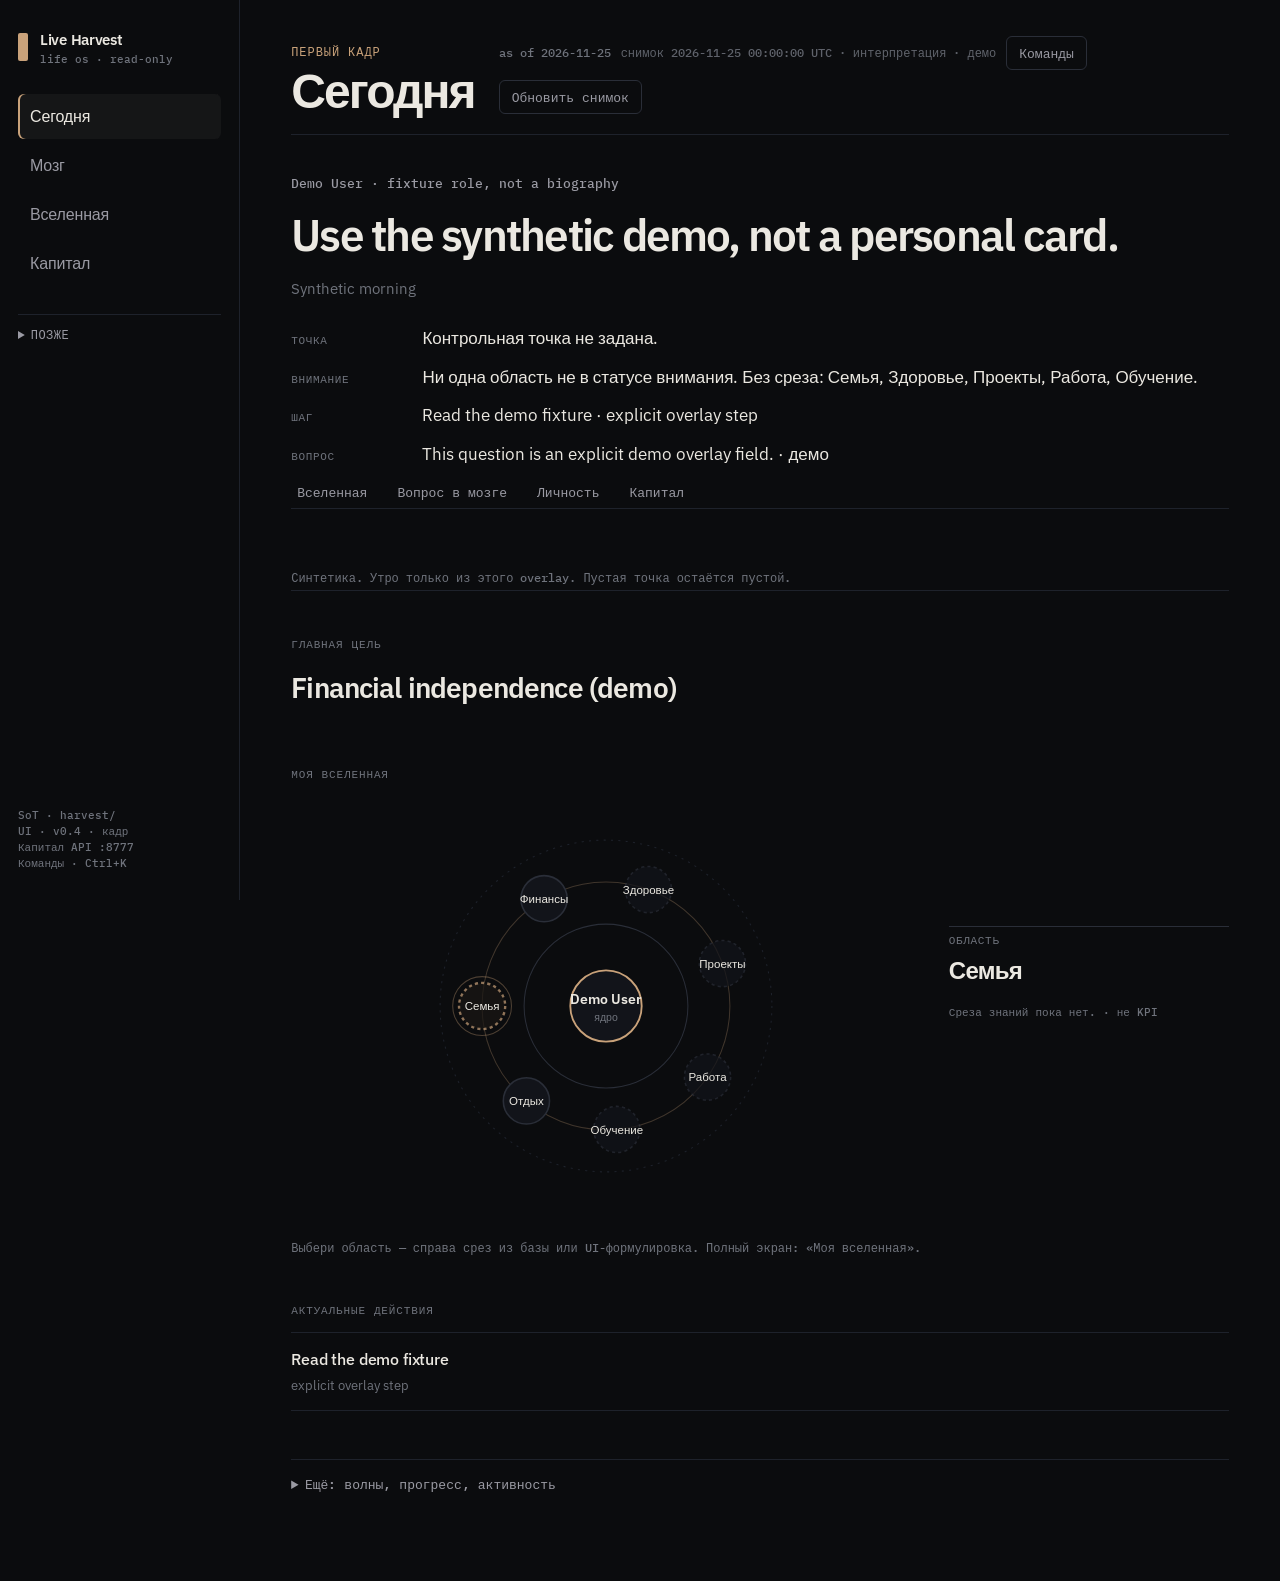
<file: index.html>
<!DOCTYPE html>
<html lang="ru">
<head>
  <meta charset="UTF-8" />
  <meta name="viewport" content="width=device-width, initial-scale=1" />
  <title>Live Harvest</title>
  <link rel="stylesheet" href="./styles.css" />
</head>
<body>
  <div class="shell">
    <aside class="rail" aria-label="Навигация">
      <div class="brand">
        <div class="brand-mark" aria-hidden="true"></div>
        <div>
          <div class="brand-name">Live Harvest</div>
          <div class="brand-sub">life os · read-only</div>
        </div>
      </div>
      <nav class="nav" aria-label="Основные экраны">
        <button type="button" class="nav-btn is-active" data-route="home">Сегодня</button>
        <button type="button" class="nav-btn" data-route="brain">Мозг</button>
        <button type="button" class="nav-btn" data-route="universe">Вселенная</button>
        <button type="button" class="nav-btn" data-route="capital">Капитал</button>
      </nav>
      <details class="soon">
        <summary>Позже</summary>
        <p>Журнал ответов, захват мысли, цели как система, здоровье, Harvester и Advisor — не готовы. Линзы читают снимок. Рефлексия: «Уточнить рефлексию» → промпт в буфер → Cursor. Исследования: синтетический пакет в буфер. Из UI наружу ничего не уходит.</p>
      </details>
      <div class="rail-foot">SoT · harvest/<br />UI · v0.4 · кадр<br />Капитал API :8777<br />Команды · Ctrl+K</div>
    </aside>

    <div class="workspace">
      <header class="top">
        <div>
          <p class="kicker" id="kicker">Сегодня</p>
          <h1 id="pageTitle">Обзор</h1>
        </div>
        <div class="top-meta">
          <span id="asOf">as of —</span>
          <span id="snapMeta" class="snap-meta">снимок —</span>
          <button type="button" class="btn-refresh" id="btnPalette" title="Переходы (Ctrl+K)">Команды</button>
          <button type="button" class="btn-refresh" id="btnRefresh" title="Перечитать snapshot.json из harvest">Обновить снимок</button>
        </div>
      </header>
      <main id="stage" class="stage" tabindex="-1"></main>
    </div>
  </div>
  <div class="palette" id="palette" hidden>
    <div class="palette-card" role="dialog" aria-modal="true" aria-labelledby="paletteLabel">
      <p id="paletteLabel" class="sr">Переходы</p>
      <input id="paletteQ" type="text" placeholder="Перейти…" autocomplete="off" spellcheck="false" aria-controls="paletteList" />
      <ul class="palette-list" id="paletteList" role="listbox"></ul>
    </div>
  </div>
  <script src="./vendor/chart.umd.min.js"></script>
  <script src="./data.js"></script>
  <script src="./capital.js"></script>
  <script src="./app.js"></script>
</body>
</html>
</file>
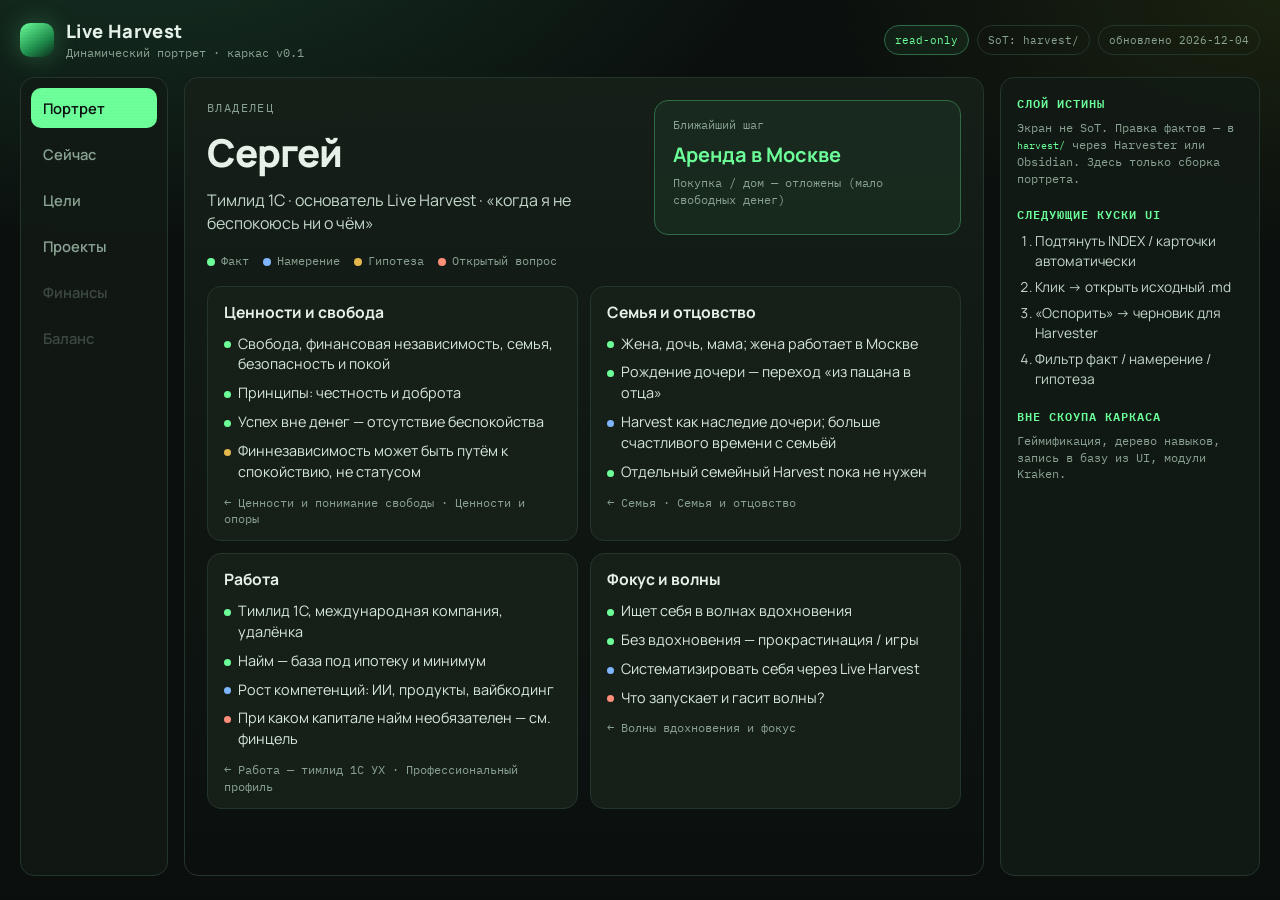
<file: archive/v0.1/index.html>
<!DOCTYPE html>
<html lang="ru">
<head>
  <meta charset="UTF-8" />
  <meta name="viewport" content="width=device-width, initial-scale=1" />
  <title>Live Harvest — Профиль</title>
  <link rel="preconnect" href="https://fonts.googleapis.com" />
  <link rel="preconnect" href="https://fonts.gstatic.com" crossorigin />
  <link href="https://fonts.googleapis.com/css2?family=IBM+Plex+Mono:wght@400;500;600&family=Manrope:wght@500;600;700;800&display=swap" rel="stylesheet" />
  <link rel="stylesheet" href="./styles.css" />
</head>
<body>
  <div class="scanlines" aria-hidden="true"></div>
  <div class="app">
    <header class="top">
      <div class="brand">
        <span class="brand-mark" aria-hidden="true"></span>
        <div>
          <p class="brand-name">Live Harvest</p>
          <p class="brand-sub">Динамический портрет · каркас v0.1</p>
        </div>
      </div>
      <div class="top-meta">
        <span class="chip">read-only</span>
        <span class="chip chip-dim">SoT: harvest/</span>
        <span class="chip chip-dim" id="asOf">обновлено —</span>
      </div>
    </header>

    <nav class="rail" aria-label="Разделы">
      <button class="rail-item is-active" data-panel="portrait" type="button">Портрет</button>
      <button class="rail-item" data-panel="now" type="button">Сейчас</button>
      <button class="rail-item" data-panel="goals" type="button">Цели</button>
      <button class="rail-item" data-panel="projects" type="button">Проекты</button>
      <button class="rail-item is-stub" type="button" title="Позже">Финансы</button>
      <button class="rail-item is-stub" type="button" title="Позже">Баланс</button>
    </nav>

    <main class="stage">
      <section class="panel is-active" id="panel-portrait" aria-labelledby="h-portrait">
        <div class="hero">
          <div class="hero-text">
            <p class="eyebrow">Владелец</p>
            <h1 id="h-portrait">Сергей</h1>
            <p class="lede">Тимлид 1С · основатель Live Harvest · «когда я не беспокоюсь ни о чём»</p>
          </div>
          <div class="hero-stat">
            <p class="stat-label">Ближайший шаг</p>
            <p class="stat-value">Аренда в Москве</p>
            <p class="stat-note">Покупка / дом — отложены (мало свободных денег)</p>
          </div>
        </div>

        <div class="legend" aria-label="Эпистемическая легенда">
          <span><i class="dot fact"></i>Факт</span>
          <span><i class="dot intent"></i>Намерение</span>
          <span><i class="dot hypo"></i>Гипотеза</span>
          <span><i class="dot open"></i>Открытый вопрос</span>
        </div>

        <div class="grid">
          <article class="card">
            <h2>Ценности и свобода</h2>
            <ul class="list">
              <li data-ep="fact">Свобода, финансовая независимость, семья, безопасность и покой</li>
              <li data-ep="fact">Принципы: честность и доброта</li>
              <li data-ep="fact">Успех вне денег — отсутствие беспокойства</li>
              <li data-ep="hypo">Финнезависимость может быть путём к спокойствию, не статусом</li>
            </ul>
            <p class="src">← Ценности и понимание свободы · Ценности и опоры</p>
          </article>

          <article class="card">
            <h2>Семья и отцовство</h2>
            <ul class="list">
              <li data-ep="fact">Жена, дочь, мама; жена работает в Москве</li>
              <li data-ep="fact">Рождение дочери — переход «из пацана в отца»</li>
              <li data-ep="intent">Harvest как наследие дочери; больше счастливого времени с семьёй</li>
              <li data-ep="fact">Отдельный семейный Harvest пока не нужен</li>
            </ul>
            <p class="src">← Семья · Семья и отцовство</p>
          </article>

          <article class="card">
            <h2>Работа</h2>
            <ul class="list">
              <li data-ep="fact">Тимлид 1С, международная компания, удалёнка</li>
              <li data-ep="fact">Найм — база под ипотеку и минимум</li>
              <li data-ep="intent">Рост компетенций: ИИ, продукты, вайбкодинг</li>
              <li data-ep="open">При каком капитале найм необязателен — см. финцель</li>
            </ul>
            <p class="src">← Работа — тимлид 1С УХ · Профессиональный профиль</p>
          </article>

          <article class="card">
            <h2>Фокус и волны</h2>
            <ul class="list">
              <li data-ep="fact">Ищет себя в волнах вдохновения</li>
              <li data-ep="fact">Без вдохновения — прокрастинация / игры</li>
              <li data-ep="intent">Систематизировать себя через Live Harvest</li>
              <li data-ep="open">Что запускает и гасит волны?</li>
            </ul>
            <p class="src">← Волны вдохновения и фокус</p>
          </article>
        </div>
      </section>

      <section class="panel" id="panel-now" aria-labelledby="h-now" hidden>
        <h1 id="h-now">Сейчас</h1>
        <p class="lede">Оперативный слой: что делать дальше, не путать с долгосрочной картиной.</p>
        <div class="grid grid-2">
          <article class="card card-accent">
            <h2>Жильё</h2>
            <ul class="list">
              <li data-ep="fact">Первый шаг — аренда в Москве + переезд с дочерью</li>
              <li data-ep="fact">Покупка в Москве и дом не отменены, но не планируются сейчас</li>
              <li data-ep="open">Срок переезда? Судьба текущей ипотечной квартиры?</li>
            </ul>
            <p class="src">← CONTR-015 уточнён</p>
          </article>
          <article class="card">
            <h2>Капитал (одна цель)</h2>
            <ul class="list">
              <li data-ep="fact">~50 млн / дом+30–40 / уход 50+ — грани одного намерения</li>
              <li data-ep="intent">Live Harvest — наиболее перспективный проект для заработка</li>
              <li data-ep="open">Монетизация и первый измеримый денежный этап</li>
            </ul>
            <p class="src">← CONTR-016 снят как конфликт</p>
          </article>
        </div>
      </section>

      <section class="panel" id="panel-goals" aria-labelledby="h-goals" hidden>
        <h1 id="h-goals">Цели</h1>
        <div class="grid">
          <article class="card"><h2>Финансовая независимость</h2><p class="body">Одна цель, разные формулировки. Карточки не сливать в одну метрику-число.</p></article>
          <article class="card"><h2>Жизнь 2–3 года</h2><p class="body">Дом, семья, проекты по кайфу — картина; ближайший шаг уже в «Сейчас».</p></article>
          <article class="card"><h2>Образ жизни</h2><p class="body">Тёплое место, идеальный день, спокойный спортивный «я» через ~5 лет.</p></article>
          <article class="card"><h2>Год развития</h2><p class="body">Финансы, спорт, самопознание, лёгкое планирование через Harvest.</p></article>
        </div>
      </section>

      <section class="panel" id="panel-projects" aria-labelledby="h-projects" hidden>
        <h1 id="h-projects">Проекты</h1>
        <div class="grid">
          <article class="card card-accent"><h2>Live Harvest</h2><p class="body">Активный · этот экран — каркас портрета (read-only). Запись знаний — Harvester / Obsidian.</p></article>
          <article class="card"><h2>Kraken</h2><p class="body">Инвест-intelligence. Возможная будущая модульная связка — гипотеза, не архитектура.</p></article>
          <article class="card"><h2>Остальные</h2><p class="body">Invest_GPT · cashflow_app · poker-copilot · Esports Brain — список без приоритизации UI.</p></article>
        </div>
      </section>
    </main>

    <aside class="side">
      <h2>Слой истины</h2>
      <p class="side-copy">Экран не SoT. Правка фактов — в <code>harvest/</code> через Harvester или Obsidian. Здесь только сборка портрета.</p>
      <h2>Следующие куски UI</h2>
      <ol class="side-list">
        <li>Подтянуть INDEX / карточки автоматически</li>
        <li>Клик → открыть исходный .md</li>
        <li>«Оспорить» → черновик для Harvester</li>
        <li>Фильтр факт / намерение / гипотеза</li>
      </ol>
      <h2>Вне скоупа каркаса</h2>
      <p class="side-copy">Геймификация, дерево навыков, запись в базу из UI, модули Kraken.</p>
    </aside>
  </div>
  <script src="./app.js"></script>
</body>
</html>
</file>
<file: styles.css>
@font-face{font-family:"IBM Plex Sans";src:url("./fonts/IBMPlexSans-Regular.woff2") format("woff2");font-weight:400;font-display:swap}
@font-face{font-family:"IBM Plex Sans";src:url("./fonts/IBMPlexSans-Medium.woff2") format("woff2");font-weight:500;font-display:swap}
@font-face{font-family:"IBM Plex Sans";src:url("./fonts/IBMPlexSans-SemiBold.woff2") format("woff2");font-weight:600;font-display:swap}
@font-face{font-family:"IBM Plex Sans";src:url("./fonts/IBMPlexSans-Bold.woff2") format("woff2");font-weight:700;font-display:swap}
@font-face{font-family:"IBM Plex Mono";src:url("./fonts/IBMPlexMono-Regular.woff2") format("woff2");font-weight:400;font-display:swap}
@font-face{font-family:"IBM Plex Mono";src:url("./fonts/IBMPlexMono-Medium.woff2") format("woff2");font-weight:500;font-display:swap}

:root{
  --bg:#0b0c0e;
  --bg-elev:#12141a;
  --line:#2a2e38;
  --line-soft:#1e222b;
  --text:#ebe8e1;
  --muted:#9a9aa3;
  --faint:#6f737c;
  --accent:#c9a27a;
  --accent-soft:rgba(201,162,122,.16);
  --life:#5cb88a;
  --intent:#7eb6d9;
  --hypo:#cbb46a;
  --open:#d48a78;
  --font:"IBM Plex Sans","Segoe UI",sans-serif;
  --mono:"IBM Plex Mono",ui-monospace,monospace;
  --rail:220px;
  --ease:cubic-bezier(.2,.7,.2,1);
  --max:min(1480px, 100%);
  --rail:240px;
}

*{box-sizing:border-box}
html,body{height:100%}
body{
  margin:0;
  background:var(--bg);
  color:var(--text);
  font:400 16px/1.55 var(--font);
  -webkit-font-smoothing:antialiased;
}
button{font:inherit;color:inherit;background:none;border:0;cursor:pointer}
a{color:inherit}

.shell{display:grid;grid-template-columns:var(--rail) minmax(0,1fr);min-height:100vh}
.rail{
  position:sticky;top:0;height:100vh;
  padding:28px 18px;
  border-right:1px solid var(--line-soft);
  display:flex;flex-direction:column;gap:28px;
  background:var(--bg);
}
.brand{display:flex;gap:12px;align-items:center}
.brand-mark{
  width:10px;height:28px;border-radius:2px;
  background:var(--accent);
}
.brand-name{font-weight:600;font-size:15px;letter-spacing:-.02em}
.brand-sub{margin-top:2px;font:500 11px/1.2 var(--mono);color:var(--faint)}

.nav{display:grid;gap:4px}
.nav-btn{
  text-align:left;
  padding:10px 12px;
  border-radius:6px;
  color:var(--muted);
  letter-spacing:-.01em;
  transition:color .15s var(--ease), background .15s var(--ease);
}
.nav-btn:hover{color:var(--text);background:rgba(255,255,255,.03)}
.nav-btn.is-active{
  color:var(--text);
  background:rgba(255,255,255,.04);
  box-shadow:inset 2px 0 0 var(--accent);
}
.nav-btn:focus-visible{outline:1px solid var(--accent);outline-offset:2px}

.soon{border-top:1px solid var(--line-soft);padding-top:14px;color:var(--faint);font-size:13px}
.soon summary{cursor:pointer;color:var(--muted);font:500 12px/1 var(--mono);letter-spacing:.04em;text-transform:uppercase}
.soon summary:focus-visible{outline:1px solid var(--accent);outline-offset:2px}
.soon p{margin:10px 0 0;line-height:1.45}
.rail-foot{margin-top:auto;font:500 11px/1.45 var(--mono);color:var(--faint)}

.workspace{min-width:0;padding:36px clamp(28px,4vw,64px) 80px}
.top{
  display:flex;justify-content:space-between;align-items:end;gap:24px;
  max-width:var(--max);
  width:100%;
  margin-bottom:40px;
  padding-bottom:20px;
  border-bottom:1px solid var(--line-soft);
}
.kicker{margin:0 0 8px;font:500 12px/1 var(--mono);color:var(--accent);letter-spacing:.08em;text-transform:uppercase}
.top h1{margin:0;font-size:clamp(34px,4vw,48px);font-weight:600;letter-spacing:-.04em;line-height:1}
.top-meta{display:flex;flex-wrap:wrap;gap:10px;align-items:center;font:500 12px/1 var(--mono);color:var(--faint)}
.snap-meta{opacity:.85}
.btn-refresh{
  min-height:28px;padding:0 10px;border-radius:6px;
  border:1px solid var(--line);color:var(--muted);font:500 12px/1 var(--mono);
  transition:color .15s var(--ease), border-color .15s var(--ease);
}
.btn-refresh:hover{color:var(--text);border-color:var(--accent)}
.btn-refresh:focus-visible{outline:1px solid var(--accent);outline-offset:2px}
.pres-note{
  margin:0;padding:12px 0 4px;color:var(--faint);font:500 12px/1.45 var(--mono);
  border-bottom:1px solid var(--line-soft);
}

.stage{max-width:var(--max);width:100%}
.stage.is-wide{max-width:min(1680px,100%)}
.top.is-wide,.workspace:has(.stage.is-wide) .top{max-width:min(1680px,100%)}
.stage:focus{outline:none}
@media (min-width:1400px){
  .home-split{grid-template-columns:1.1fr 1fr;gap:56px}
  .uni-panel.is-page{grid-template-columns:minmax(0,1.15fr) minmax(280px,380px);gap:56px}
  .cap-hero{grid-template-columns:1.45fr .9fr;gap:48px}
  .cap-pos{gap:28px}
  .cap-wide{gap:56px}
}

/* ——— Home: editorial ——— */
.home{display:grid;gap:48px}
.intro-name{margin:0;font-size:clamp(40px,5vw,56px);font-weight:600;letter-spacing:-.045em;line-height:1.05}
.intro-role{margin:12px 0 0;font-size:18px;color:var(--muted);max-width:40ch}
.intro-stage{margin:8px 0 0;color:var(--faint);font-size:15px}
.focus-block{
  margin-top:28px;
  padding:20px 0 0;
  border-top:1px solid var(--line);
}
.focus-label{margin:0 0 8px;font:500 11px/1 var(--mono);color:var(--accent);letter-spacing:.06em;text-transform:uppercase}
.focus-text{margin:0;font-size:22px;font-weight:500;letter-spacing:-.025em;line-height:1.35;max-width:36ch}
.intro-link{display:inline-block;margin-top:18px;font:500 13px/1 var(--mono);color:var(--muted)}
.intro-link:hover{color:var(--accent)}
.intro-link:focus-visible{outline:1px solid var(--accent);outline-offset:3px}

.section-label{
  margin:0 0 16px;
  font:500 11px/1 var(--mono);
  color:var(--faint);
  letter-spacing:.08em;
  text-transform:uppercase;
}

.quest-block{padding:0}
.quest-title{margin:0;font-size:28px;font-weight:600;letter-spacing:-.03em}
.quest-detail{margin:12px 0 0;color:var(--muted);max-width:48ch}
.quest-cp{
  margin:20px 0 0;
  padding:14px 0 0;
  border-top:1px solid var(--line-soft);
  font-size:15px;
  color:var(--accent);
}

.home-split{display:grid;grid-template-columns:1.05fr .95fr;gap:40px;align-items:start}
.action-list{list-style:none;margin:0;padding:0;display:grid;gap:0}
.action-list li{
  display:grid;gap:4px;
  padding:14px 0;
  border-bottom:1px solid var(--line-soft);
}
.action-list li:first-child{border-top:1px solid var(--line-soft)}
.action-t{font-weight:500;letter-spacing:-.01em}
.action-m{font-size:13px;color:var(--faint)}

.pull{
  padding:24px 0;
  border-top:1px solid var(--line);
  border-bottom:1px solid var(--line);
}
.pull-type{margin:0 0 10px;font:500 11px/1 var(--mono);color:var(--accent);letter-spacing:.06em;text-transform:uppercase}
.pull-text{margin:0;font-size:20px;font-weight:500;letter-spacing:-.02em;line-height:1.4;max-width:34ch}
.pull-demo{margin:12px 0 0;font:500 11px/1 var(--mono);color:var(--faint)}

.more{border-top:1px solid var(--line-soft);padding-top:8px}
.more summary{
  cursor:pointer;
  padding:10px 0;
  font:500 13px/1 var(--mono);
  color:var(--muted);
}
.more summary:focus-visible{outline:1px solid var(--accent);outline-offset:2px}
.more-body{padding:8px 0 0;display:grid;gap:18px}
.soft-list{list-style:none;margin:0;padding:0}
.soft-list li{padding:8px 0;border-bottom:1px solid var(--line-soft);display:flex;justify-content:space-between;gap:16px;font-size:14px}
.soft-list span:last-child{color:var(--faint);font:500 12px/1.2 var(--mono);white-space:nowrap}

/* ——— Universe map ——— */
.uni-panel{
  display:grid;
  grid-template-columns:minmax(0,1fr) minmax(220px,280px);
  gap:28px;
  align-items:center;
}
.uni-panel.is-page{grid-template-columns:minmax(0,1.2fr) minmax(260px,340px);gap:40px;min-height:420px}
.uni-map-host{position:relative;max-width:420px;margin:0 auto;width:100%}
.uni-svg{width:100%;height:auto;aspect-ratio:1;display:block;overflow:visible}
.uni-orbit{fill:none;stroke:var(--line);stroke-width:1}
.uni-orbit.mid{stroke:rgba(201,162,122,.28)}
.uni-orbit.outer{stroke-dasharray:2 5;stroke:var(--line-soft)}

.uni-core circle{
  fill:var(--bg-elev);
  stroke:var(--accent);
  stroke-width:1.75;
}
.uni-core text{
  fill:var(--text);
  font-family:var(--font);
  font-size:13px;
  font-weight:600;
  pointer-events:none;
}
.uni-core .sub{
  fill:var(--faint);
  font-size:10px;
  font-weight:400;
}

.uni-node{cursor:pointer;outline:none}
.uni-node .leaf{
  fill:var(--bg-elev);
  stroke:var(--line);
  stroke-width:1.5;
  transition:stroke .15s var(--ease), fill .15s var(--ease), stroke-width .15s var(--ease);
}
.uni-node .label{
  fill:var(--text);
  font-family:var(--font);
  font-size:11px;
  font-weight:500;
  pointer-events:none;
}
.uni-node[data-status="watch"] .leaf{stroke:var(--accent)}
.uni-node[data-status="empty"] .leaf{stroke-dasharray:3 3;opacity:.7}
.uni-node:hover .leaf,
.uni-node:focus-visible .leaf{
  stroke:var(--text);
  stroke-width:2;
}
.uni-node.is-active .leaf{
  fill:#1a1714;
  stroke:var(--accent);
  stroke-width:2.25;
}
.uni-node .pulse{
  fill:none;
  stroke:var(--accent);
  stroke-width:1;
  opacity:0;
  pointer-events:none;
}
.uni-node.is-active .pulse{opacity:.35}

@media (prefers-reduced-motion:no-preference){
  .uni-node .leaf{transition:stroke .12s var(--ease), fill .12s var(--ease), stroke-width .12s var(--ease)}
}
@media (prefers-reduced-motion:reduce){
  .uni-node .leaf{transition:none}
  .detail-swap{animation:none !important}
}

.uni-detail{
  min-height:160px;
  padding:8px 0 0;
  border-top:1px solid var(--line);
}
.uni-detail .d-label{margin:0 0 6px;font:500 11px/1 var(--mono);color:var(--faint);letter-spacing:.06em;text-transform:uppercase}
.uni-detail h3{margin:0;font-size:24px;letter-spacing:-.03em}
.uni-detail .d-blurb{margin:12px 0 0;color:var(--muted);font-size:15px}
.uni-detail .d-meta{margin:16px 0 0;font:500 11px/1.4 var(--mono);color:var(--faint)}
.uni-detail.is-page .d-blurb{font-size:16px;max-width:36ch}
.detail-swap{animation:fade .18s var(--ease)}
@keyframes fade{from{opacity:.35}to{opacity:1}}

.uni-page-lead{margin:0 0 28px;color:var(--muted);max-width:48ch;font-size:17px}
.uni-hint{margin:24px 0 0;font:500 12px/1.4 var(--mono);color:var(--faint)}

/* ——— Personality ——— */
.persona{display:grid;gap:56px}
.persona-hero{padding-bottom:8px}
.persona-kicker{margin:0 0 14px;font:500 12px/1 var(--mono);color:var(--accent);letter-spacing:.08em;text-transform:uppercase}
.persona-name{margin:0;font-size:clamp(40px,5vw,56px);font-weight:600;letter-spacing:-.045em;line-height:1}
.persona-lead{margin:18px 0 0;font-size:20px;color:var(--muted);max-width:42ch;line-height:1.45}
.persona-motto{margin:24px 0 0;font-size:18px;color:var(--text);font-style:italic}

.ep-legend{display:flex;flex-wrap:wrap;gap:14px;font:500 12px/1 var(--mono);color:var(--faint)}
.ep-legend i{display:inline-block;width:7px;height:7px;border-radius:50%;margin-right:6px;vertical-align:middle}
.ep-legend .f{background:var(--life)}.ep-legend .i{background:var(--intent)}
.ep-legend .h{background:var(--hypo)}.ep-legend .o{background:var(--open)}

.values{display:grid;gap:0}
.value-row{
  padding:22px 0;
  border-top:1px solid var(--line-soft);
  display:grid;
  grid-template-columns:18px 1fr;
  gap:14px;
  align-items:start;
}
.value-row:last-child{border-bottom:1px solid var(--line-soft)}
.value-row .mark{width:8px;height:8px;border-radius:50%;margin-top:.55em;background:var(--life)}
.value-row[data-ep="intent"] .mark{background:var(--intent)}
.value-row[data-ep="hypo"] .mark{background:var(--hypo)}
.value-row[data-ep="open"] .mark{background:var(--open)}
.value-row p{margin:0;font-size:18px;letter-spacing:-.02em;line-height:1.4}

.two-col{display:grid;grid-template-columns:1fr 1fr;gap:40px}
.block h2{margin:0 0 16px;font-size:13px;font-weight:600;letter-spacing:.06em;text-transform:uppercase;color:var(--faint)}
.block ul{list-style:none;margin:0;padding:0;display:grid;gap:12px}
.block li{position:relative;padding-left:16px;color:var(--muted);font-size:15px}
.block li::before{
  content:"";position:absolute;left:0;top:.55em;
  width:7px;height:7px;border-radius:50%;background:var(--life);
}
.block li[data-ep="intent"]::before{background:var(--intent)}
.block li[data-ep="hypo"]::before{background:var(--hypo)}
.block li[data-ep="open"]::before{background:var(--open)}

.timeline{list-style:none;margin:0;padding:0}
.timeline li{
  display:grid;grid-template-columns:88px 1fr;gap:16px;
  padding:12px 0;border-top:1px solid var(--line-soft);
  font-size:14px;
}
.timeline li:last-child{border-bottom:1px solid var(--line-soft)}
.timeline time{font:500 12px/1.4 var(--mono);color:var(--faint)}

/* ——— Capital ——— */
.cap{display:grid;gap:28px;width:100%}
.cap-chrome{
  position:sticky;top:0;z-index:8;
  background:linear-gradient(180deg, var(--bg) 70%, rgba(11,12,14,.92));
  padding:4px 0 0;margin:0 0 4px;
  border-bottom:1px solid var(--line-soft);
}
.cap-toolbar{display:flex;justify-content:space-between;gap:20px;flex-wrap:wrap;align-items:end;padding-bottom:12px}
.cap-period{display:flex;gap:8px;align-items:center;flex-wrap:wrap}
.cap-period input[type=date]{
  background:var(--bg-elev);border:1px solid var(--line);color:var(--text);
  border-radius:6px;padding:6px 8px;font:500 13px/1 var(--mono);
}
.cap-mode{display:grid;gap:8px;justify-items:end;font-size:13px;color:var(--muted)}
.cap-api{font:500 11px/1 var(--mono);color:var(--faint)}
.cap-api.ok{color:var(--life)}
.cap-banner{margin:0;padding:4px 0 0;color:var(--faint);font:500 12px/1.4 var(--mono)}
.cap-hero{
  display:grid;grid-template-columns:1.2fr .95fr;gap:32px;align-items:end;
  padding:4px 0 24px;border-bottom:1px solid var(--line-soft);
}
.cap-hero-compact{padding-top:0}
.cap-hero-kicker{margin:0 0 10px;font:500 12px/1 var(--mono);color:var(--life);letter-spacing:.08em;text-transform:uppercase}
.cap-hero-title{margin:0;font-size:clamp(28px,3vw,40px);font-weight:600;letter-spacing:-.04em;line-height:1.1}
.cap-hero-lead{margin:14px 0 0;color:var(--muted);font-size:17px;max-width:46ch;line-height:1.45}
.cap-hero-stats{display:grid;grid-template-columns:1fr 1fr;gap:18px;text-align:right}
.cap-hero-stat .cap-num{font-size:clamp(26px,3vw,36px)}
.cap-hero-stat.is-positive .cap-num,.cap-num.is-life{color:var(--life)}
.cap-hero-stat .cap-sub{margin-top:8px}
.cap-pos{
  display:grid;grid-template-columns:repeat(3,minmax(0,1fr));gap:20px;
}
.cap-pos-4{grid-template-columns:repeat(4,minmax(0,1fr))}
.cap-kpi{padding:4px 0 14px;border-bottom:1px solid var(--line-soft)}
.cap-kpi.is-positive .cap-num{color:var(--life)}
.cap-kpi.cap-click{border-radius:8px;transition:background .15s var(--ease)}
.cap-kpi.cap-click:hover,.cap-kpi.cap-click:focus-visible{background:rgba(255,255,255,.03);outline:none}
.cap-num{margin:0;font-size:24px;font-weight:600;letter-spacing:-.03em}
.cap-sub{margin:6px 0 0;font-size:12px;color:var(--faint)}
.cap-sec-head{display:flex;justify-content:space-between;align-items:end;gap:12px;margin-bottom:8px}
.cap-inline-title{margin:4px 0 0;font-size:20px;font-weight:600;letter-spacing:-.02em}
.cap-inline-details{
  border-top:1px solid var(--line-soft);padding:12px 0 0;margin-top:8px;
}
.cap-inline-details > summary{
  list-style:none;cursor:pointer;color:var(--muted);font:500 12px/1 var(--mono);
  letter-spacing:.04em;text-transform:uppercase;
}
.cap-inline-details > summary::-webkit-details-marker{display:none}
.cap-inline-details > summary:hover{color:var(--text)}
.cap-debt{
  border:1px solid var(--line-soft);border-radius:10px;padding:0;
  background:rgba(255,255,255,.015);
}
.cap-debt > summary{
  list-style:none;cursor:pointer;display:flex;align-items:center;gap:12px;
  padding:14px 16px;color:var(--muted);font-size:14px;
}
.cap-debt > summary::-webkit-details-marker{display:none}
.cap-debt > summary:focus-visible{outline:1px solid var(--accent);outline-offset:2px}
.cap-debt-ico{
  width:28px;height:28px;border-radius:8px;flex:0 0 auto;
  display:grid;place-items:center;
  border:1px solid var(--line);color:var(--faint);background:var(--bg-elev);
}
.cap-debt-ico svg{width:16px;height:16px}
.cap-debt-body{padding:0 16px 16px;border-top:1px solid var(--line-soft)}
.cap-debt-body .soft-list{margin-top:10px}
.cap-charts{display:grid;grid-template-columns:1.25fr .75fr;gap:28px}
.cap-chart-box{min-height:240px}
.cap-wide{display:grid;grid-template-columns:1fr 1fr;gap:40px;align-items:start}
.cap-ops-tools{margin-bottom:10px}
.cap-ops-tools input{
  width:100%;max-width:280px;background:var(--bg-elev);border:1px solid var(--line);
  color:var(--text);border-radius:6px;padding:8px 10px;font:400 14px/1.2 var(--font);
}
.cap-table-wrap{overflow:auto;border-top:1px solid var(--line-soft)}
.cap-table{width:100%;border-collapse:collapse;font-size:13px}
.cap-table th,.cap-table td{padding:10px 8px;border-bottom:1px solid var(--line-soft);text-align:left;vertical-align:top}
.cap-table th{font:500 11px/1 var(--mono);color:var(--faint);text-transform:uppercase;letter-spacing:.04em}
.cap-forms{display:grid;gap:16px;padding-top:12px;border-top:1px solid var(--line)}
.cap-form{display:flex;flex-wrap:wrap;gap:8px;align-items:center}
.cap-form input,.cap-form select{
  background:var(--bg-elev);border:1px solid var(--line);color:var(--text);
  border-radius:6px;padding:8px 10px;font:400 13px/1.2 var(--font);
}
.cap-form button{
  min-height:34px;padding:0 12px;border-radius:6px;border:1px solid var(--accent);
  color:var(--accent);font:500 13px/1 var(--mono);
}
.cap-form button:hover{background:var(--accent-soft)}
.cap-recon{
  margin:0;padding:10px 14px;border-radius:8px;border:1px solid var(--line-soft);
  font:500 13px/1.4 var(--mono);color:var(--muted);
}
.cap-recon.is-ok{border-color:rgba(92,184,138,.45);color:var(--life)}
.cap-recon.is-err{border-color:rgba(212,138,120,.55);color:var(--open)}
.cap-recon.is-warn{border-color:rgba(203,180,106,.45);color:var(--hypo)}
.cap-econ-list{list-style:none;margin:12px 0 0;padding:0;display:grid;gap:6px}
.cap-econ-list li{
  display:flex;justify-content:space-between;gap:12px;
  padding:8px 0;border-bottom:1px solid var(--line-soft);font-size:13px;cursor:pointer;
}
.cap-econ-list li:hover,.cap-click{cursor:pointer}
.cap-click:hover .cap-num,.cap-kpi.cap-click:hover .section-label{color:var(--accent)}
.cap-presets{display:flex;flex-wrap:wrap;gap:6px;margin-top:10px}
.cap-preset{
  padding:6px 10px;border-radius:6px;border:1px solid var(--line-soft);
  color:var(--faint);font:500 11px/1 var(--mono);
}
.cap-preset:hover{color:var(--text);border-color:var(--line)}
.cap-preset.is-active{color:var(--text);border-color:var(--accent);background:var(--accent-soft)}
.cap-import-report{padding:12px 0 8px;border-bottom:1px solid var(--line-soft)}
.cap-import-card{width:min(720px,100%);max-height:min(90vh,900px);overflow:auto}
.cap-import-ta{
  width:100%;min-height:220px;resize:vertical;
  background:var(--bg);border:1px solid var(--line);color:var(--text);
  border-radius:8px;padding:12px;font:400 13px/1.45 var(--mono);
}
.cap-spend{display:grid;grid-template-columns:1.05fr .95fr;gap:36px;align-items:start}
.cap-doughnut-wrap{position:relative}
.cap-doughnut-stage{position:relative;max-width:360px;margin:0 auto}
.cap-doughnut-center{
  position:absolute;inset:0;display:grid;place-content:center;text-align:center;
  pointer-events:none;padding-top:8px;
}
.cap-doughnut-center .cap-num{font-size:22px;color:var(--life)}
.cap-legend{list-style:none;margin:0;padding:0;display:grid;gap:8px}
.cap-legend li{
  display:grid;grid-template-columns:14px 1fr auto;gap:10px;align-items:center;
  padding:10px 8px;margin:0 -8px;border-radius:8px;border-bottom:1px solid var(--line-soft);
  cursor:pointer;font-size:13px;
}
.cap-legend li:hover{color:var(--accent);background:rgba(255,255,255,.03)}
.cap-swatch{width:12px;height:12px;border-radius:3px}
.cap-drill{margin-top:16px;padding-top:12px;border-top:1px solid var(--line-soft)}
.cap-tabs{
  display:flex;flex-wrap:nowrap;gap:2px;overflow-x:auto;scrollbar-width:thin;
  padding:0 0 2px;-webkit-overflow-scrolling:touch;
}
.cap-tab{
  flex:0 0 auto;padding:12px 14px;border-radius:8px 8px 0 0;color:var(--muted);
  font:500 13px/1 var(--font);border:1px solid transparent;border-bottom:0;
  white-space:nowrap;
}
.cap-tab:hover{color:var(--text);background:rgba(255,255,255,.03)}
.cap-tab.is-active{color:var(--text);background:var(--bg-elev);border-color:var(--line-soft)}
.cap-tab:focus-visible{outline:1px solid var(--accent);outline-offset:2px}
.cap-gaps{margin:0;padding:12px 14px;border-left:2px solid var(--hypo);color:var(--muted);font-size:14px}
.cap-panel{display:grid;gap:12px;padding:18px 0;border-top:1px solid var(--line-soft)}
.cap-panel-head{display:flex;justify-content:space-between;gap:12px;align-items:center;flex-wrap:wrap}
.cap-panel h3{margin:0;font-size:18px;font-weight:600}
.cap-form-grid{display:grid;grid-template-columns:repeat(auto-fill,minmax(180px,1fr));gap:12px;align-items:end}
.cap-form-grid label{display:grid;gap:6px;font:500 11px/1 var(--mono);color:var(--faint);text-transform:uppercase;letter-spacing:.04em}
.cap-form-grid input{width:100%}
.cap-check{display:flex !important;flex-direction:row !important;align-items:center;gap:8px;text-transform:none !important;font:400 14px/1.2 var(--font) !important;color:var(--muted) !important;letter-spacing:0 !important}
.cap-ops-tools{display:flex;flex-wrap:wrap;gap:8px;align-items:center}
.cap-ops-tools select{
  background:var(--bg-elev);border:1px solid var(--line);color:var(--text);
  border-radius:6px;padding:8px 10px;font:400 13px/1.2 var(--font);
}
.cap-row-actions{display:flex;flex-wrap:wrap;gap:8px;white-space:nowrap}
.cap-grow{flex:1 1 180px;min-width:160px}
.cap-asset-board{display:grid;gap:28px}
.cap-asset-list{display:grid;gap:0}
.cap-asset-row{
  width:100%;text-align:left;
  display:grid;grid-template-columns:minmax(0,1fr) auto;gap:16px;align-items:center;
  padding:14px 4px;border-bottom:1px solid var(--line-soft);
  transition:background .15s var(--ease);
}
.cap-asset-row:hover,.cap-asset-row:focus-visible{background:rgba(255,255,255,.03);outline:none}
.cap-asset-row.is-static{cursor:default}
.cap-asset-name{margin:0;font-size:16px;font-weight:600;letter-spacing:-.02em}
.cap-asset-meta{margin:4px 0 8px;font:500 12px/1.3 var(--mono);color:var(--faint)}
.cap-asset-bar{height:3px;background:var(--line-soft);border-radius:2px;overflow:hidden;max-width:280px}
.cap-asset-bar > span{display:block;height:100%;background:var(--life);border-radius:2px}
.cap-asset-side{text-align:right}
.cap-asset-side .cap-num{font-size:20px}
.cap-drawer-backdrop{
  position:fixed;inset:0;z-index:45;background:rgba(0,0,0,.45);
}
.cap-drawer{
  position:fixed;top:0;right:0;z-index:46;width:min(440px,100vw);height:100vh;
  background:var(--bg-elev);border-left:1px solid var(--line);
  display:grid;grid-template-rows:auto auto 1fr auto;gap:0;
  padding:20px 18px 16px;transform:translateX(104%);
  transition:transform .22s var(--ease);
}
.cap-drawer.is-open{transform:none}
.cap-drawer-head{display:flex;justify-content:space-between;gap:12px;align-items:start}
.cap-drawer-head h3{margin:4px 0 0;font-size:20px;letter-spacing:-.02em}
.cap-drawer-meta{display:flex;gap:10px;align-items:center;padding:12px 0;border-bottom:1px solid var(--line-soft);color:var(--faint);font:500 12px/1 var(--mono)}
.cap-drawer-meta input{
  flex:1;background:var(--bg);border:1px solid var(--line);color:var(--text);
  border-radius:6px;padding:8px 10px;font:400 13px/1.2 var(--font);
}
.cap-op-list{list-style:none;margin:0;padding:8px 0;overflow:auto}
.cap-op-list li{
  display:grid;grid-template-columns:minmax(0,1fr) auto;gap:12px;
  padding:12px 0;border-bottom:1px solid var(--line-soft);
}
.cap-op-list li.is-empty{color:var(--faint)}
.cap-op-date{margin:0;font:500 11px/1 var(--mono);color:var(--faint)}
.cap-op-title{margin:4px 0 0;font-size:14px;font-weight:500}
.cap-op-sub{margin:4px 0 0;font-size:12px;color:var(--faint);max-width:42ch;overflow:hidden;text-overflow:ellipsis;white-space:nowrap}
.cap-op-amt{margin:0;font:600 14px/1.2 var(--font);white-space:nowrap}
.cap-drawer-foot{padding-top:12px;border-top:1px solid var(--line-soft)}
.btn-primary,.btn-ghost,.btn-refresh{
  min-height:34px;padding:0 12px;border-radius:6px;font:500 13px/1 var(--mono);
}
.btn-primary{border:1px solid var(--accent);color:var(--accent)}
.btn-primary:hover{background:var(--accent-soft)}
.btn-ghost,.btn-refresh{border:1px solid var(--line);color:var(--muted)}
.btn-ghost:hover,.btn-refresh:hover{color:var(--text);border-color:var(--text)}
.linkish{color:var(--accent);font:500 12px/1 var(--mono);text-decoration:underline;text-underline-offset:3px}
.cap-toast{
  position:fixed;right:24px;bottom:24px;z-index:40;
  max-width:min(420px,calc(100vw - 32px));
  padding:12px 16px;border-radius:10px;border:1px solid var(--line);
  background:var(--bg-elev);color:var(--text);font-size:14px;
  opacity:0;transform:translateY(8px);pointer-events:none;
  transition:opacity .2s var(--ease), transform .2s var(--ease);
}
.cap-toast.is-on{opacity:1;transform:none;pointer-events:auto}
.cap-toast.is-ok{border-color:rgba(92,184,138,.45)}
.cap-toast.is-err{border-color:rgba(212,138,120,.55)}
.cap-dialog{
  position:fixed;inset:0;z-index:50;display:none;place-items:center;
  background:rgba(0,0,0,.55);padding:24px;
}
.cap-dialog.is-open{display:grid}
.cap-dialog-card{
  width:min(440px,100%);background:var(--bg-elev);border:1px solid var(--line);
  border-radius:12px;padding:22px 22px 18px;display:grid;gap:12px;
}
.cap-dialog-card h3{margin:0;font-size:18px}
.cap-dialog-card p{margin:0;color:var(--muted)}
.cap-dialog-actions{display:flex;justify-content:end;gap:8px;margin-top:8px}
.cap-dialog-card input{
  width:100%;background:var(--bg);border:1px solid var(--line);color:var(--text);
  border-radius:6px;padding:8px 10px;font:400 14px/1.2 var(--font);
}
.is-hidden{display:none !important}
.sr{position:absolute;width:1px;height:1px;padding:0;margin:-1px;overflow:hidden;clip:rect(0,0,0,0);white-space:nowrap;border:0}

.morning{display:grid;gap:18px;padding-bottom:8px;border-bottom:1px solid var(--line-soft)}
.morning-who{margin:0;font:500 13px/1.4 var(--mono);color:var(--muted)}
.morning-focus{margin:0;max-width:34ch;font-size:clamp(32px,4.4vw,44px);font-weight:600;letter-spacing:-.04em;line-height:1.08}
.morning-stage{margin:0;max-width:46ch;color:var(--faint);font-size:15px}
.morning-lines{list-style:none;margin:8px 0 0;padding:0;display:grid;gap:14px}
.morning-lines li{display:grid;grid-template-columns:7.2rem minmax(0,1fr);gap:16px;align-items:baseline}
.morning-lines span{font:500 11px/1.3 var(--mono);color:var(--faint);letter-spacing:.06em;text-transform:uppercase}
.morning-lines p{margin:0;font-size:17px;line-height:1.45}
.morning-jumps{display:flex;flex-wrap:wrap;gap:8px 18px}
.morning-jumps .intro-link{margin-top:0}

.lens{display:flex;flex-wrap:wrap;gap:4px;margin:0 0 10px}
.lens-btn{padding:8px 10px;border-radius:8px;color:var(--muted);letter-spacing:-.01em}
.lens-btn:hover{color:var(--text);background:rgba(255,255,255,.03)}
.lens-btn.is-active{color:var(--text);background:rgba(255,255,255,.04);box-shadow:inset 0 -2px 0 var(--accent)}
.lens-btn:focus-visible{outline:1px solid var(--accent);outline-offset:2px}
.lens-note{margin:0 0 28px;max-width:52ch;color:var(--faint);font-size:14px}
.research-path{display:grid;gap:12px;max-width:68ch;padding-top:8px;border-top:1px solid var(--line-soft)}
.research-path .lens-note,.research-path .uni-page-lead,.research-path .section-label{margin:0}
.research-path code{font:500 12px/1.45 var(--mono);color:var(--muted)}
.research-cmd{
  margin:0;padding:12px 14px;border:1px solid var(--line);border-radius:8px;
  background:var(--bg-elev);color:var(--muted);
  font:500 12px/1.5 var(--mono);white-space:pre-wrap;overflow:auto;
}
.research-actions{display:grid;gap:8px;justify-items:start}
.research-status{max-width:62ch;font:500 12px/1.45 var(--mono);color:var(--accent)}
.research-fallback{
  width:100%;min-height:180px;resize:vertical;
  background:var(--bg-elev);color:var(--text);border:1px solid var(--line);border-radius:8px;
  padding:12px 14px;font:500 12px/1.5 var(--mono);
}
.brain{display:grid;gap:28px}
.brain .pull{margin-top:8px}

.palette[hidden]{display:none !important}
.palette{position:fixed;inset:0;z-index:70;display:grid;align-items:start;justify-content:center;padding:14vh 16px 16px;background:rgba(0,0,0,.55)}
.palette-card{width:min(560px,100%);background:var(--bg-elev);border:1px solid var(--line);border-radius:12px;overflow:hidden}
.palette-card input{width:100%;background:transparent;border:0;border-bottom:1px solid var(--line);color:var(--text);padding:16px 18px;font:500 16px/1.3 var(--font);outline:none}
.palette-list{list-style:none;margin:0;padding:6px;max-height:min(50vh,420px);overflow:auto}
.palette-item{width:100%;display:flex;justify-content:space-between;gap:12px;align-items:baseline;text-align:left;padding:10px 12px;border-radius:8px;color:var(--text)}
.palette-item .hint{font:500 11px/1.3 var(--mono);color:var(--faint);white-space:nowrap}
.palette-item.is-active,.palette-item:hover{background:rgba(255,255,255,.04)}
.palette-item:focus-visible{outline:1px solid var(--accent);outline-offset:2px}
.palette-empty{padding:14px 12px;color:var(--faint);font-size:14px}
@media (prefers-reduced-motion:reduce){
  .cap-drawer,.cap-toast{transition:none}
}

@media (max-width:900px){
  .shell{grid-template-columns:1fr}
  .rail{position:relative;height:auto;border-right:0;border-bottom:1px solid var(--line-soft);padding:18px 16px}
  .nav{display:flex;flex-wrap:wrap;gap:4px}
  .soon{border-top:0}
  .workspace{padding:24px 18px 64px}
  .home-split,.uni-panel,.uni-panel.is-page,.two-col{grid-template-columns:1fr}
  .top{flex-direction:column;align-items:start}
  .intro-name,.persona-name{font-size:36px}
  .focus-text{font-size:18px}
  .cap-hero,.cap-pos,.cap-pos-4,.cap-charts,.cap-wide,.cap-spend,.cap-hero-stats{grid-template-columns:1fr}
  .cap-hero-stats,.cap-hero-stat,.cap-asset-side{text-align:left}
  .cap-chrome{position:static}
  .morning-lines li{grid-template-columns:1fr;gap:4px}
}
</file>
<file: archive/v0.1/styles.css>
:root {
  --bg: #0b100e;
  --bg-elev: #121a16;
  --bg-card: #162019;
  --line: #24352c;
  --text: #e6f2ea;
  --muted: #8aa393;
  --brand: #6dff9a;
  --brand-dim: #2f6b45;
  --fact: #6dff9a;
  --intent: #7eb6ff;
  --hypo: #e6b84d;
  --open: #ff8f7a;
  --radius: 14px;
  --font-ui: "Manrope", sans-serif;
  --font-mono: "IBM Plex Mono", ui-monospace, monospace;
}

* { box-sizing: border-box; }
html, body { height: 100%; }
body {
  margin: 0;
  color: var(--text);
  background: radial-gradient(1200px 600px at 10% -10%, #163224 0%, transparent 55%),
              radial-gradient(900px 500px at 100% 0%, #1a2210 0%, transparent 50%),
              var(--bg);
  font-family: var(--font-ui);
  line-height: 1.45;
}

.scanlines {
  pointer-events: none;
  position: fixed;
  inset: 0;
  z-index: 50;
  opacity: 0.04;
  background: repeating-linear-gradient(
    to bottom,
    transparent 0 2px,
    rgba(0, 0, 0, 0.35) 2px 3px
  );
}

.app {
  display: grid;
  grid-template-columns: 148px minmax(0, 1fr) 260px;
  grid-template-rows: auto 1fr;
  gap: 16px;
  min-height: 100vh;
  padding: 18px 20px 24px;
  max-width: 1280px;
  margin: 0 auto;
}

.top {
  grid-column: 1 / -1;
  display: flex;
  justify-content: space-between;
  align-items: center;
  gap: 16px;
}

.brand { display: flex; gap: 12px; align-items: center; }
.brand-mark {
  width: 34px; height: 34px; border-radius: 10px;
  background: linear-gradient(145deg, var(--brand), #1f8f4d 60%, #0d2a1a);
  box-shadow: 0 0 24px rgba(109, 255, 154, 0.25);
}
.brand-name {
  margin: 0;
  font-size: 1.15rem;
  font-weight: 800;
  letter-spacing: 0.02em;
}
.brand-sub, .eyebrow, .src, .stat-label, .stat-note, .side-copy {
  margin: 0;
  color: var(--muted);
  font-family: var(--font-mono);
  font-size: 0.72rem;
}

.top-meta { display: flex; flex-wrap: wrap; gap: 8px; justify-content: flex-end; }
.chip {
  font-family: var(--font-mono);
  font-size: 0.7rem;
  padding: 6px 10px;
  border-radius: 999px;
  border: 1px solid var(--brand-dim);
  color: var(--brand);
  background: rgba(109, 255, 154, 0.06);
}
.chip-dim { color: var(--muted); border-color: var(--line); background: transparent; }

.rail {
  display: flex;
  flex-direction: column;
  gap: 6px;
  padding: 10px;
  border: 1px solid var(--line);
  border-radius: var(--radius);
  background: rgba(18, 26, 22, 0.85);
}
.rail-item {
  text-align: left;
  border: 0;
  background: transparent;
  color: var(--muted);
  font: 600 0.92rem var(--font-ui);
  padding: 10px 12px;
  border-radius: 10px;
  cursor: pointer;
}
.rail-item:hover { color: var(--text); background: rgba(109, 255, 154, 0.06); }
.rail-item.is-active {
  color: var(--bg);
  background: var(--brand);
}
.rail-item.is-stub { opacity: 0.35; cursor: not-allowed; }

.stage {
  border: 1px solid var(--line);
  border-radius: var(--radius);
  background: linear-gradient(180deg, rgba(22, 32, 25, 0.95), rgba(11, 16, 14, 0.92));
  padding: 22px;
  overflow: auto;
}

.panel[hidden] { display: none; }
.hero {
  display: grid;
  grid-template-columns: 1.4fr 1fr;
  gap: 18px;
  margin-bottom: 18px;
}
.eyebrow { text-transform: uppercase; letter-spacing: 0.12em; margin-bottom: 8px; }
h1 {
  margin: 0 0 8px;
  font-size: clamp(1.8rem, 3vw, 2.5rem);
  font-weight: 800;
  letter-spacing: -0.03em;
}
.lede { margin: 0; color: #c5d9cc; max-width: 42ch; }
.hero-stat {
  border: 1px solid var(--brand-dim);
  border-radius: var(--radius);
  padding: 16px 18px;
  background: rgba(109, 255, 154, 0.05);
}
.stat-value {
  margin: 6px 0;
  font-size: 1.25rem;
  font-weight: 700;
  color: var(--brand);
}

.legend {
  display: flex;
  flex-wrap: wrap;
  gap: 14px;
  margin-bottom: 16px;
  font-family: var(--font-mono);
  font-size: 0.72rem;
  color: var(--muted);
}
.dot {
  display: inline-block;
  width: 8px; height: 8px;
  border-radius: 50%;
  margin-right: 6px;
  vertical-align: middle;
}
.dot.fact { background: var(--fact); }
.dot.intent { background: var(--intent); }
.dot.hypo { background: var(--hypo); }
.dot.open { background: var(--open); }

.grid {
  display: grid;
  grid-template-columns: repeat(2, minmax(0, 1fr));
  gap: 12px;
}
.grid-2 { grid-template-columns: repeat(2, minmax(0, 1fr)); }

.card {
  border: 1px solid var(--line);
  border-radius: var(--radius);
  background: var(--bg-card);
  padding: 14px 16px 12px;
}
.card-accent { border-color: var(--brand-dim); box-shadow: inset 0 0 0 1px rgba(109, 255, 154, 0.08); }
.card h2 {
  margin: 0 0 10px;
  font-size: 0.98rem;
  font-weight: 700;
}
.body { margin: 0; color: #c5d9cc; font-size: 0.92rem; }
.list {
  margin: 0;
  padding: 0;
  list-style: none;
  display: grid;
  gap: 8px;
}
.list li {
  position: relative;
  padding-left: 14px;
  font-size: 0.9rem;
  color: #d7e8dd;
}
.list li::before {
  content: "";
  position: absolute;
  left: 0; top: 0.55em;
  width: 7px; height: 7px;
  border-radius: 50%;
  background: var(--fact);
}
.list li[data-ep="intent"]::before { background: var(--intent); }
.list li[data-ep="hypo"]::before { background: var(--hypo); }
.list li[data-ep="open"]::before { background: var(--open); }
.src { margin-top: 12px; }

.side {
  border: 1px solid var(--line);
  border-radius: var(--radius);
  background: rgba(18, 26, 22, 0.9);
  padding: 16px;
}
.side h2 {
  margin: 0 0 8px;
  font-size: 0.78rem;
  text-transform: uppercase;
  letter-spacing: 0.08em;
  color: var(--brand);
  font-family: var(--font-mono);
  font-weight: 600;
}
.side h2 + .side-copy,
.side h2 + .side-list { margin-bottom: 18px; }
.side-list {
  margin: 0;
  padding-left: 1.1rem;
  color: #c5d9cc;
  font-size: 0.86rem;
  display: grid;
  gap: 6px;
}
code {
  font-family: var(--font-mono);
  font-size: 0.85em;
  color: var(--brand);
}

@media (max-width: 960px) {
  .app {
    grid-template-columns: 1fr;
    grid-template-rows: auto auto auto auto;
  }
  .rail { flex-direction: row; flex-wrap: wrap; }
  .hero, .grid, .grid-2 { grid-template-columns: 1fr; }
  .side { order: 4; }
}
</file>
